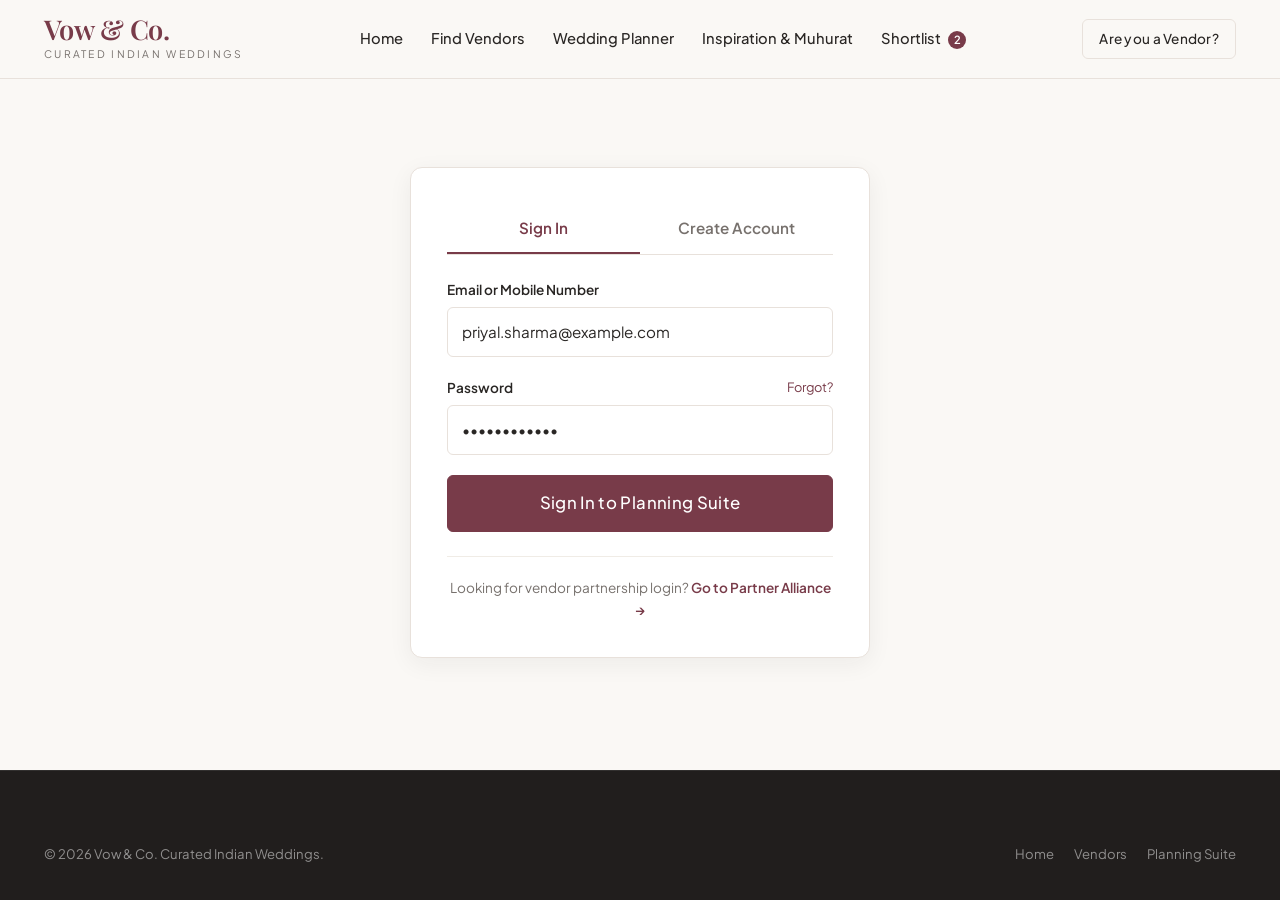
<file: pages/auth.html>
<!DOCTYPE html>
<html lang="en">
<head>
  <meta charset="UTF-8">
  <meta name="viewport" content="width=device-width, initial-scale=1.0">
  <title>Account Login &amp; Registration | Vow &amp; Co.</title>
  <meta name="description" content="Sign in to access your wedding shortlist, budget manager, and guest list synchronization.">
  
  <link rel="preconnect" href="https://fonts.googleapis.com">
  <link rel="preconnect" href="https://fonts.gstatic.com" crossorigin>
  <link href="https://fonts.googleapis.com/css2?family=Playfair+Display:ital,wght@0,400;0,500;0,600;0,700;1,400&family=Plus+Jakarta+Sans:wght@300;400;500;600;700&display=swap" rel="stylesheet">
  
  <link rel="stylesheet" href="../css/style.css">
  <style>
    .auth-card {
      max-width: 460px;
      margin: 40px auto;
      background: var(--color-surface);
      border: 1px solid var(--color-border);
      border-radius: var(--radius-medium);
      padding: 36px;
      box-shadow: var(--shadow-soft);
    }
    .auth-tabs {
      display: flex;
      border-bottom: 1px solid var(--color-border);
      margin-bottom: 24px;
    }
    .auth-tab {
      flex: 1;
      text-align: center;
      padding: 12px;
      font-weight: 600;
      font-size: 0.95rem;
      color: var(--color-text-muted);
      cursor: pointer;
      border-bottom: 2px solid transparent;
    }
    .auth-tab.active {
      color: var(--color-primary);
      border-bottom-color: var(--color-primary);
    }
  </style>
</head>
<body>

  <!-- Sticky Site Header -->
  <header class="site-header">
    <div class="container header-inner">
      <a href="../index.html" class="brand-logo">
        <span class="brand-name">Vow &amp; Co.</span>
        <span class="brand-tagline">Curated Indian Weddings</span>
      </a>

      <nav class="main-nav">
        <a href="../index.html" class="nav-link">Home</a>
        <a href="vendors.html" class="nav-link">Find Vendors</a>
        <a href="planner.html" class="nav-link">Wedding Planner</a>
        <a href="inspiration.html" class="nav-link">Inspiration &amp; Muhurat</a>
        <a href="shortlist.html" class="nav-link">
          Shortlist <span class="nav-badge shortlist-badge-count">0</span>
        </a>
      </nav>

      <div class="header-actions">
        <a href="onboarding.html" class="btn btn-outline btn-sm">Are you a Vendor?</a>
        <button class="menu-toggle" aria-label="Toggle navigation drawer">
          <svg width="24" height="24" viewBox="0 0 24 24" fill="none" stroke="currentColor" stroke-width="2"><path d="M4 6h16M4 12h16M4 18h16"/></svg>
        </button>
      </div>
    </div>
  </header>

  <main class="section-sm">
    <div class="container">
      <div class="auth-card">
        
        <div class="auth-tabs">
          <div class="auth-tab active" id="tab-login" onclick="switchAuth('login')">Sign In</div>
          <div class="auth-tab" id="tab-register" onclick="switchAuth('register')">Create Account</div>
        </div>

        <!-- Login Form -->
        <form id="form-login" onsubmit="handleAuthSubmit(event, 'login')">
          <div class="form-group">
            <label class="form-label">Email or Mobile Number</label>
            <input type="text" class="form-control" placeholder="priyal@example.com" value="priyal.sharma@example.com" required>
          </div>
          <div class="form-group">
            <div style="display: flex; justify-content: space-between;">
              <label class="form-label">Password</label>
              <a href="#" style="font-size: 0.8rem; color: var(--color-primary);" onclick="showToast('Password reset link sent to registered email', '✉'); return false;">Forgot?</a>
            </div>
            <input type="password" class="form-control" value="••••••••••••" required>
          </div>
          <button type="submit" class="btn btn-primary btn-block btn-lg" style="margin-top: 12px;">Sign In to Planning Suite</button>
        </form>

        <!-- Register Form -->
        <form id="form-register" style="display: none;" onsubmit="handleAuthSubmit(event, 'register')">
          <div class="form-group">
            <label class="form-label">Bride or Groom Name</label>
            <input type="text" class="form-control" placeholder="e.g. Priyal Sharma &amp; Siddharth" required>
          </div>
          <div class="form-group">
            <label class="form-label">Email Address</label>
            <input type="email" class="form-control" placeholder="name@domain.com" required>
          </div>
          <div class="form-group">
            <label class="form-label">Target Wedding Date</label>
            <input type="date" class="form-control" required>
          </div>
          <div class="form-group">
            <label class="form-label">Create Password</label>
            <input type="password" class="form-control" placeholder="Minimum 8 characters" required>
          </div>
          <button type="submit" class="btn btn-primary btn-block btn-lg" style="margin-top: 12px;">Create Couple Account</button>
        </form>

        <div style="margin-top: 24px; padding-top: 20px; border-top: 1px solid var(--color-border-light); text-align: center; font-size: 0.85rem; color: var(--color-text-muted);">
          Looking for vendor partnership login? <a href="onboarding.html" style="color: var(--color-primary); font-weight: 600;">Go to Partner Alliance &rarr;</a>
        </div>
      </div>
    </div>
  </main>

  <footer class="site-footer">
    <div class="container">
      <div class="footer-bottom" style="padding-top: 0; border: none;">
        <span>&copy; 2026 Vow &amp; Co. Curated Indian Weddings.</span>
        <div style="display: flex; gap: 20px;">
          <a href="../index.html">Home</a>
          <a href="vendors.html">Vendors</a>
          <a href="planner.html">Planning Suite</a>
        </div>
      </div>
    </div>
  </footer>

  <script src="../js/data.js"></script>
  <script src="../js/main.js"></script>
  <script>
    function switchAuth(type) {
      document.getElementById('tab-login').classList.toggle('active', type === 'login');
      document.getElementById('tab-register').classList.toggle('active', type === 'register');
      document.getElementById('form-login').style.display = type === 'login' ? 'block' : 'none';
      document.getElementById('form-register').style.display = type === 'register' ? 'block' : 'none';
    }

    function handleAuthSubmit(e, type) {
      e.preventDefault();
      showToast(type === 'login' ? 'Welcome back! Synced with your wedding plan.' : 'Account created! Redirecting to planning suite...', '★');
      setTimeout(() => {
        window.location.href = 'planner.html';
      }, 1000);
    }
  </script>
</body>
</html>
</file>
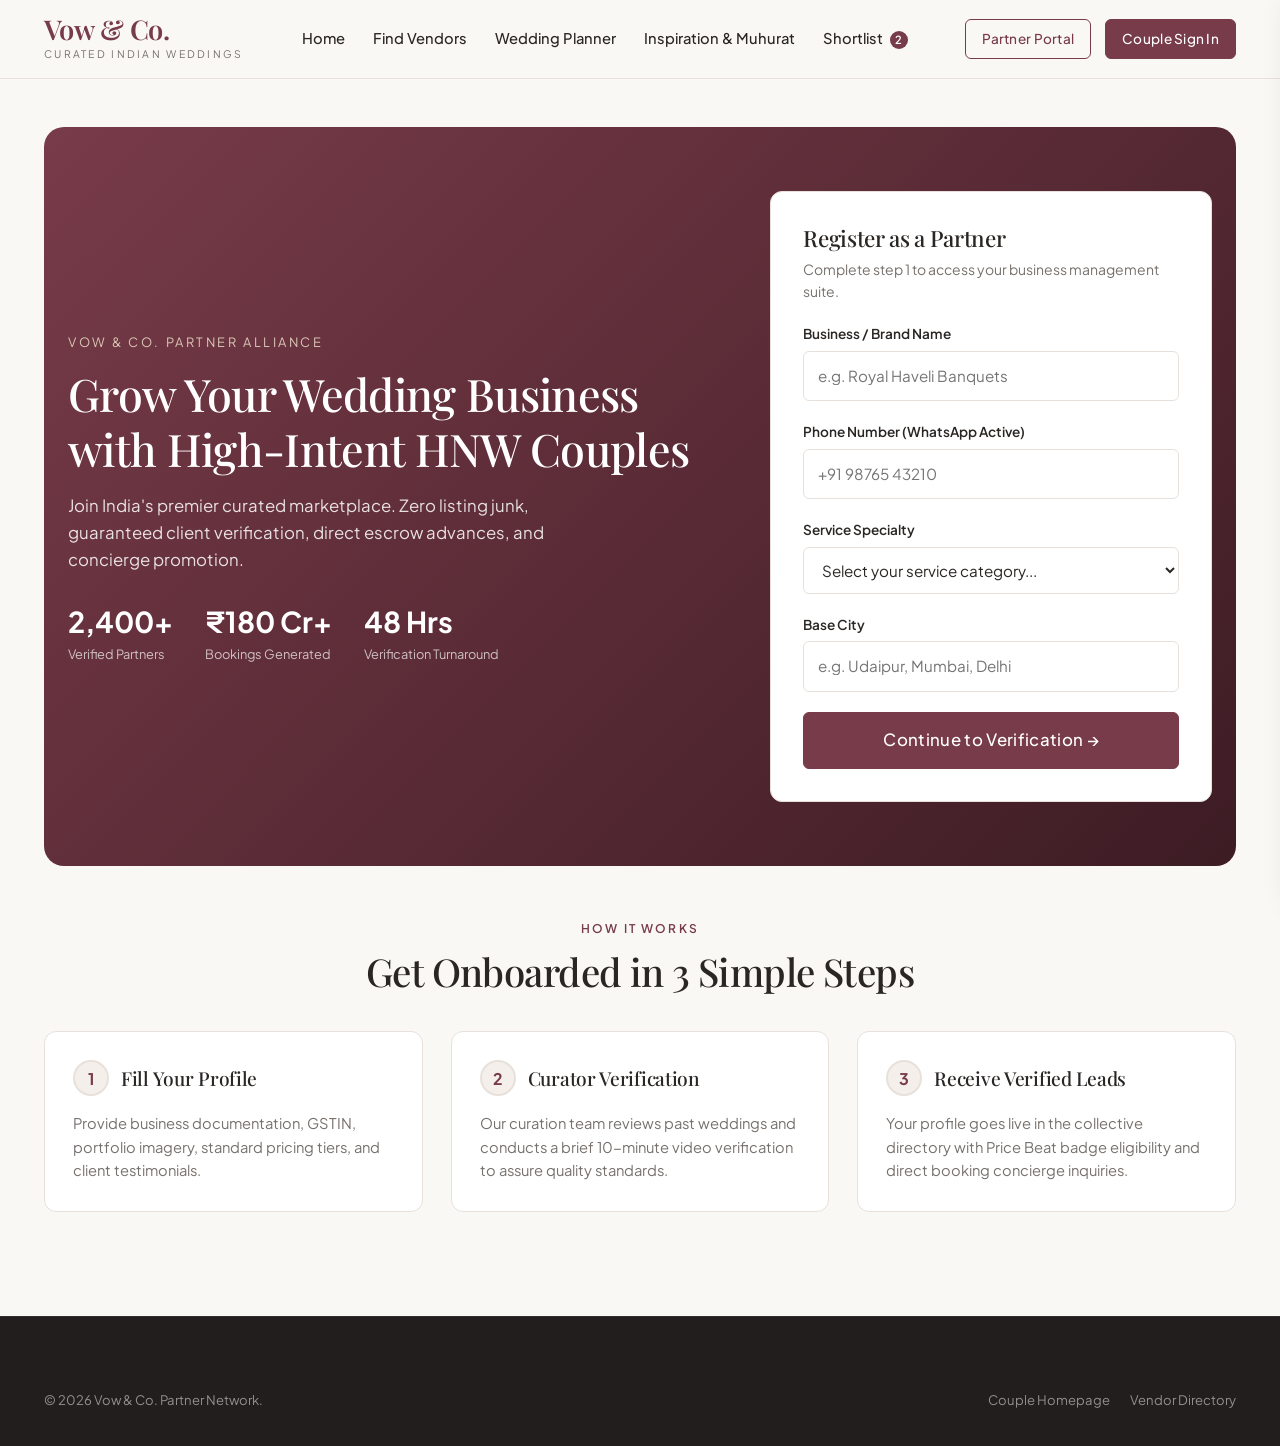
<file: pages/onboarding.html>
<!DOCTYPE html>
<html lang="en">
<head>
  <meta charset="UTF-8">
  <meta name="viewport" content="width=device-width, initial-scale=1.0">
  <title>Partner With Vow &amp; Co. | Vendor Onboarding &amp; Profile Portal</title>
  <meta name="description" content="Grow your wedding business with Vow & Co. Join over 2,400+ handpicked royal venues, photographers, and caterers across India.">
  
  <link rel="preconnect" href="https://fonts.googleapis.com">
  <link rel="preconnect" href="https://fonts.gstatic.com" crossorigin>
  <link href="https://fonts.googleapis.com/css2?family=Playfair+Display:ital,wght@0,400;0,500;0,600;0,700;1,400&family=Plus+Jakarta+Sans:wght@300;400;500;600;700&display=swap" rel="stylesheet">
  
  <link rel="stylesheet" href="../css/style.css">
  <style>
    .step-badge {
      width: 36px;
      height: 36px;
      border-radius: 50%;
      background: var(--color-surface-subtle);
      border: 2px solid var(--color-border);
      display: inline-flex;
      align-items: center;
      justify-content: center;
      font-weight: 700;
      color: var(--color-primary);
      margin-right: 12px;
    }
    .partner-hero {
      background: linear-gradient(135deg, #783B49 0%, #3D1C24 100%);
      color: #FFFFFF;
      padding: 64px 0;
      border-radius: var(--radius-large);
      margin-bottom: 48px;
    }
  </style>
</head>
<body>

  <!-- Sticky Site Header -->
  <header class="site-header">
    <div class="container header-inner">
      <a href="../index.html" class="brand-logo">
        <span class="brand-name">Vow &amp; Co.</span>
        <span class="brand-tagline">Curated Indian Weddings</span>
      </a>

      <nav class="main-nav">
        <a href="../index.html" class="nav-link">Home</a>
        <a href="vendors.html" class="nav-link">Find Vendors</a>
        <a href="planner.html" class="nav-link">Wedding Planner</a>
        <a href="inspiration.html" class="nav-link">Inspiration &amp; Muhurat</a>
        <a href="shortlist.html" class="nav-link">
          Shortlist <span class="nav-badge shortlist-badge-count">0</span>
        </a>
      </nav>

      <div class="header-actions">
        <a href="onboarding.html" class="btn btn-outline btn-sm active" style="border-color: var(--color-primary); color: var(--color-primary);">Partner Portal</a>
        <a href="auth.html" class="btn btn-primary btn-sm header-cta">Couple Sign In</a>
        <button class="menu-toggle" aria-label="Toggle navigation drawer">
          <svg width="24" height="24" viewBox="0 0 24 24" fill="none" stroke="currentColor" stroke-width="2"><path d="M4 6h16M4 12h16M4 18h16"/></svg>
        </button>
      </div>
    </div>
  </header>

  <!-- Mobile Drawer Menu -->
  <div class="drawer-backdrop"></div>
  <aside class="mobile-drawer">
    <div class="drawer-header">
      <span class="brand-name" style="font-size: 1.4rem;">Vow &amp; Co.</span>
      <button class="drawer-close" aria-label="Close menu">&times;</button>
    </div>
    <div class="drawer-links">
      <a href="../index.html" class="nav-link">Home</a>
      <a href="vendors.html" class="nav-link">Explore All Vendors</a>
      <a href="planner.html" class="nav-link">Checklist &amp; Budget Planner</a>
      <a href="inspiration.html" class="nav-link">Wedding Ideas &amp; Muhurats</a>
      <a href="onboarding.html" class="nav-link">Vendor Partnership</a>
    </div>
  </aside>

  <main class="section-sm">
    <div class="container">
      
      <!-- Partner Hero Banner (Reimagined from Screenshot 1 & 2) -->
      <div class="partner-hero">
        <div class="container" style="display: grid; grid-template-columns: 1.2fr 0.8fr; gap: 40px; align-items: center;">
          <div>
            <span style="font-size: 0.8rem; text-transform: uppercase; letter-spacing: 0.2em; color: var(--color-secondary);">Vow &amp; Co. Partner Alliance</span>
            <h1 style="color: #FFFFFF; margin: 12px 0 16px; font-size: clamp(2rem, 3.5vw, 2.9rem);">Grow Your Wedding Business with High-Intent HNW Couples</h1>
            <p style="color: rgba(255, 255, 255, 0.85); font-size: 1.05rem; line-height: 1.6; max-width: 520px; margin-bottom: 24px;">
              Join India's premier curated marketplace. Zero listing junk, guaranteed client verification, direct escrow advances, and concierge promotion.
            </p>
            <div style="display: flex; gap: 32px;">
              <div>
                <div style="font-size: 1.8rem; font-weight: 700; color: #FFFFFF;">2,400+</div>
                <div style="font-size: 0.8rem; color: rgba(255,255,255,0.7);">Verified Partners</div>
              </div>
              <div>
                <div style="font-size: 1.8rem; font-weight: 700; color: #FFFFFF;">₹180 Cr+</div>
                <div style="font-size: 0.8rem; color: rgba(255,255,255,0.7);">Bookings Generated</div>
              </div>
              <div>
                <div style="font-size: 1.8rem; font-weight: 700; color: #FFFFFF;">48 Hrs</div>
                <div style="font-size: 0.8rem; color: rgba(255,255,255,0.7);">Verification Turnaround</div>
              </div>
            </div>
          </div>

          <!-- Quick Onboarding Registration Form -->
          <div class="card" style="padding: 32px; background: #FFFFFF; color: var(--color-text);">
            <h3 style="font-size: 1.4rem; margin-bottom: 6px;">Register as a Partner</h3>
            <p class="text-muted text-sm" style="margin-bottom: 20px;">Complete step 1 to access your business management suite.</p>
            
            <form id="partner-register-form" onsubmit="handlePartnerRegister(event)">
              <div class="form-group">
                <label class="form-label">Business / Brand Name</label>
                <input type="text" id="p-name" class="form-control" placeholder="e.g. Royal Haveli Banquets" required>
              </div>
              <div class="form-group">
                <label class="form-label">Phone Number (WhatsApp Active)</label>
                <input type="tel" id="p-phone" class="form-control" placeholder="+91 98765 43210" required>
              </div>
              <div class="form-group">
                <label class="form-label">Service Specialty</label>
                <select id="p-cat" class="form-control" required>
                  <option value="">Select your service category...</option>
                  <option value="venues">Wedding Venue / Resort</option>
                  <option value="photographers">Photography &amp; Film</option>
                  <option value="bridal-wear">Bridal Wear / Groom Wear</option>
                  <option value="makeup">Bridal Makeup &amp; Hair</option>
                  <option value="catering">Catering &amp; Bar Services</option>
                  <option value="decor">Floral &amp; Mandap Decor</option>
                  <option value="mehendi">Mehendi Artist</option>
                </select>
              </div>
              <div class="form-group">
                <label class="form-label">Base City</label>
                <input type="text" id="p-city" class="form-control" placeholder="e.g. Udaipur, Mumbai, Delhi" required>
              </div>
              <button type="submit" class="btn btn-primary btn-block btn-lg" id="partner-reg-btn">
                Continue to Verification &rarr;
              </button>
            </form>
          </div>
        </div>
      </div>

      <!-- 3 Easy Steps Process (Direct Reference to Screenshot #1) -->
      <div style="margin-bottom: 56px;">
        <div class="text-center" style="margin-bottom: 36px;">
          <span class="eyebrow">How It Works</span>
          <h2>Get Onboarded in 3 Simple Steps</h2>
        </div>

        <div class="grid-3">
          <div class="card" style="padding: 28px;">
            <div style="display: flex; align-items: center; margin-bottom: 16px;">
              <span class="step-badge">1</span>
              <h3 style="font-size: 1.2rem;">Fill Your Profile</h3>
            </div>
            <p class="text-muted" style="font-size: 0.92rem;">
              Provide business documentation, GSTIN, portfolio imagery, standard pricing tiers, and client testimonials.
            </p>
          </div>

          <div class="card" style="padding: 28px;">
            <div style="display: flex; align-items: center; margin-bottom: 16px;">
              <span class="step-badge">2</span>
              <h3 style="font-size: 1.2rem;">Curator Verification</h3>
            </div>
            <p class="text-muted" style="font-size: 0.92rem;">
              Our curation team reviews past weddings and conducts a brief 10-minute video verification to assure quality standards.
            </p>
          </div>

          <div class="card" style="padding: 28px;">
            <div style="display: flex; align-items: center; margin-bottom: 16px;">
              <span class="step-badge">3</span>
              <h3 style="font-size: 1.2rem;">Receive Verified Leads</h3>
            </div>
            <p class="text-muted" style="font-size: 0.92rem;">
              Your profile goes live in the collective directory with Price Beat badge eligibility and direct booking concierge inquiries.
            </p>
          </div>
        </div>
      </div>

      <!-- Vendor Live Profile Management Demo -->
      <div id="vendor-dashboard-preview" style="display: none; background: var(--color-surface); border: 1px solid var(--color-border); border-radius: var(--radius-medium); padding: 36px; margin-bottom: 48px;">
        <div style="display: flex; justify-content: space-between; align-items: center; margin-bottom: 24px; padding-bottom: 16px; border-bottom: 1px solid var(--color-border-light); flex-wrap: wrap; gap: 14px;">
          <div>
            <span class="badge-auspicious" style="margin-bottom: 6px; display: inline-block;">✓ Application Received</span>
            <h2 id="dash-business-name" style="margin: 0; font-size: 1.7rem;">Your Business Dashboard</h2>
            <span id="dash-category-city" class="text-muted text-sm">Wedding Partner Profile</span>
          </div>
          <button class="btn btn-outline btn-sm" onclick="showToast('Profile draft saved to local sandbox', '✓')">Save Draft Profile</button>
        </div>

        <div class="grid-3" style="margin-bottom: 28px;">
          <div class="budget-stat">
            <div class="budget-stat-label">Inquiries Received (Demo)</div>
            <div class="budget-stat-val" style="color: var(--color-primary);">14 New</div>
          </div>
          <div class="budget-stat">
            <div class="budget-stat-label">Profile Views This Week</div>
            <div class="budget-stat-val">382</div>
          </div>
          <div class="budget-stat">
            <div class="budget-stat-label">Escrow Payout Status</div>
            <div class="budget-stat-val" style="color: var(--color-success);">Active</div>
          </div>
        </div>

        <div class="card" style="padding: 20px;">
          <h4 style="margin-bottom: 12px;">Active Client Inquiries Pipeline</h4>
          <div style="overflow-x: auto;">
            <table class="guest-table">
              <thead>
                <tr>
                  <th>Client</th>
                  <th>Wedding Date</th>
                  <th>Ceremony Scope</th>
                  <th>Estimated Budget</th>
                  <th>Action</th>
                </tr>
              </thead>
              <tbody>
                <tr>
                  <td><strong>Radhika &amp; Kunal</strong><br><span class="text-muted text-sm">+91 98200 45678</span></td>
                  <td>21 Nov 2026</td>
                  <td>Sangeet &amp; Wedding Pheras (400 Guests)</td>
                  <td>₹12,50,000</td>
                  <td><button class="btn btn-secondary btn-sm" onclick="showToast('Connected with couple via WhatsApp Concierge', '✓')">Contact</button></td>
                </tr>
                <tr>
                  <td><strong>Ananya &amp; Sahil</strong><br><span class="text-muted text-sm">+91 99100 87654</span></td>
                  <td>04 Dec 2026</td>
                  <td>Destination Royal Reception (600 Guests)</td>
                  <td>₹28,00,000</td>
                  <td><button class="btn btn-secondary btn-sm" onclick="showToast('Quote sent to couple dashboard', '✓')">Send Quote</button></td>
                </tr>
              </tbody>
            </table>
          </div>
        </div>
      </div>

    </div>
  </main>

  <footer class="site-footer">
    <div class="container">
      <div class="footer-bottom" style="padding-top: 0; border: none;">
        <span>&copy; 2026 Vow &amp; Co. Partner Network.</span>
        <div style="display: flex; gap: 20px;">
          <a href="../index.html">Couple Homepage</a>
          <a href="vendors.html">Vendor Directory</a>
        </div>
      </div>
    </div>
  </footer>

  <script src="../js/data.js"></script>
  <script src="../js/main.js"></script>
  <script>
    function handlePartnerRegister(e) {
      e.preventDefault();
      const name = document.getElementById('p-name').value;
      const cat = document.getElementById('p-cat').options[document.getElementById('p-cat').selectedIndex].text;
      const city = document.getElementById('p-city').value;

      const btn = document.getElementById('partner-reg-btn');
      btn.textContent = 'Setting up Partner Portal...';
      btn.disabled = true;

      setTimeout(() => {
        btn.textContent = 'Application Submitted';
        showToast('Registration successful! Welcome to the Partner Suite.', '★');
        
        document.getElementById('dash-business-name').textContent = name;
        document.getElementById('dash-category-city').textContent = `${cat} • ${city}`;
        document.getElementById('vendor-dashboard-preview').style.display = 'block';
        document.getElementById('vendor-dashboard-preview').scrollIntoView({ behavior: 'smooth' });
      }, 800);
    }
  </script>
</body>
</html>
</file>
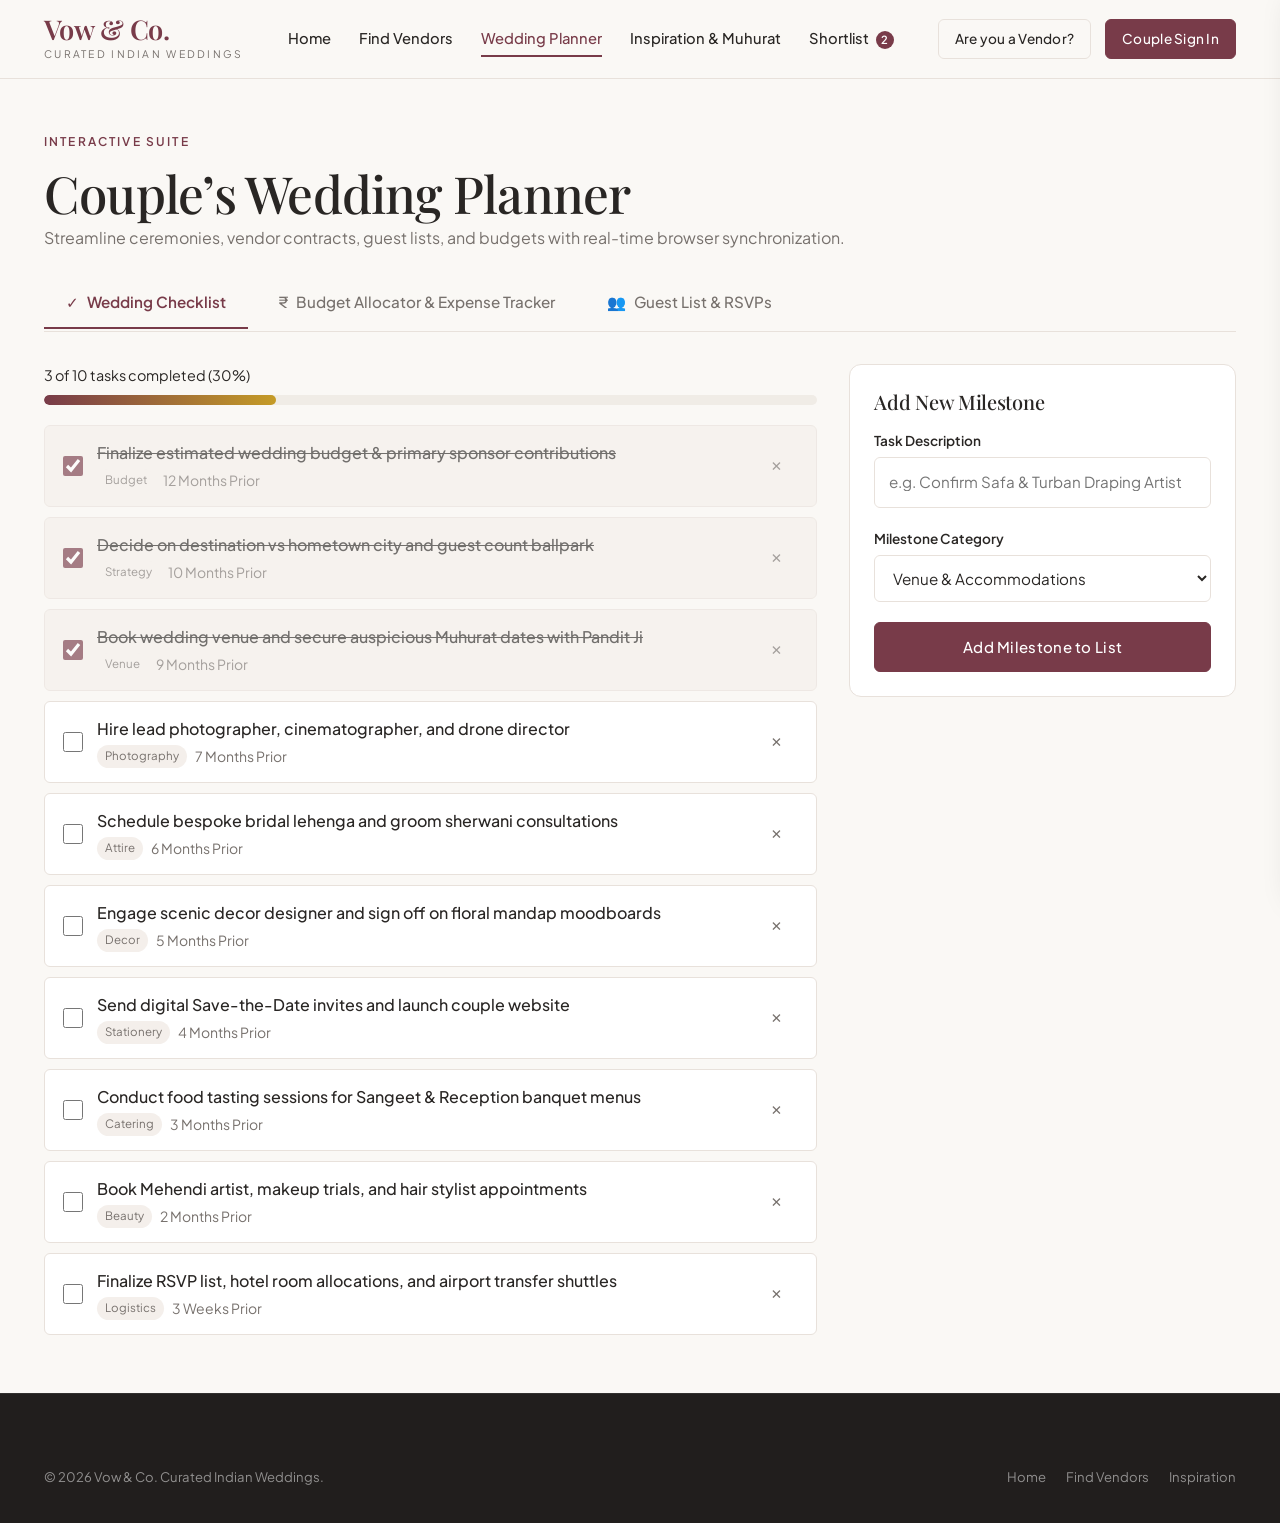
<file: pages/planner.html>
<!DOCTYPE html>
<html lang="en">
<head>
  <meta charset="UTF-8">
  <meta name="viewport" content="width=device-width, initial-scale=1.0">
  <title>Wedding Planning Suite | Checklist, Budget &amp; Guests | Vow &amp; Co.</title>
  <meta name="description" content="Manage your Indian wedding checklist, auto-calculating budget allocations, and guest list RSVP status in one cohesive suite.">
  
  <link rel="preconnect" href="https://fonts.googleapis.com">
  <link rel="preconnect" href="https://fonts.gstatic.com" crossorigin>
  <link href="https://fonts.googleapis.com/css2?family=Playfair+Display:ital,wght@0,400;0,500;0,600;0,700;1,400&family=Plus+Jakarta+Sans:wght@300;400;500;600;700&display=swap" rel="stylesheet">
  
  <link rel="stylesheet" href="../css/style.css">
</head>
<body>

  <!-- Sticky Site Header -->
  <header class="site-header">
    <div class="container header-inner">
      <a href="../index.html" class="brand-logo">
        <span class="brand-name">Vow &amp; Co.</span>
        <span class="brand-tagline">Curated Indian Weddings</span>
      </a>

      <nav class="main-nav">
        <a href="../index.html" class="nav-link">Home</a>
        <a href="vendors.html" class="nav-link">Find Vendors</a>
        <a href="planner.html" class="nav-link active">Wedding Planner</a>
        <a href="inspiration.html" class="nav-link">Inspiration &amp; Muhurat</a>
        <a href="shortlist.html" class="nav-link">
          Shortlist <span class="nav-badge shortlist-badge-count">0</span>
        </a>
      </nav>

      <div class="header-actions">
        <a href="onboarding.html" class="btn btn-outline btn-sm">Are you a Vendor?</a>
        <a href="auth.html" class="btn btn-primary btn-sm header-cta">Couple Sign In</a>
        <button class="menu-toggle" aria-label="Toggle navigation drawer">
          <svg width="24" height="24" viewBox="0 0 24 24" fill="none" stroke="currentColor" stroke-width="2"><path d="M4 6h16M4 12h16M4 18h16"/></svg>
        </button>
      </div>
    </div>
  </header>

  <!-- Mobile Drawer Menu -->
  <div class="drawer-backdrop"></div>
  <aside class="mobile-drawer">
    <div class="drawer-header">
      <span class="brand-name" style="font-size: 1.4rem;">Vow &amp; Co.</span>
      <button class="drawer-close" aria-label="Close menu">&times;</button>
    </div>
    <div class="drawer-links">
      <a href="../index.html" class="nav-link">Home</a>
      <a href="vendors.html" class="nav-link">Explore All Vendors</a>
      <a href="planner.html" class="nav-link active">Checklist &amp; Budget Planner</a>
      <a href="inspiration.html" class="nav-link">Wedding Ideas &amp; Muhurats</a>
      <a href="shortlist.html" class="nav-link">Saved Shortlist (<span class="shortlist-badge-count">0</span>)</a>
    </div>
  </aside>

  <main class="section-sm">
    <div class="container">
      
      <!-- Page Header -->
      <div style="margin-bottom: 28px;">
        <span class="eyebrow">Interactive Suite</span>
        <h1>Couple’s Wedding Planner</h1>
        <p class="text-muted">Streamline ceremonies, vendor contracts, guest lists, and budgets with real-time browser synchronization.</p>
      </div>

      <!-- Navigation Tabs -->
      <div class="planner-tabs">
        <button class="planner-tab-btn active" data-tab="checklist">
          <span>✓</span> Wedding Checklist
        </button>
        <button class="planner-tab-btn" data-tab="budget">
          <span>₹</span> Budget Allocator &amp; Expense Tracker
        </button>
        <button class="planner-tab-btn" data-tab="guests">
          <span>👥</span> Guest List &amp; RSVPs
        </button>
      </div>

      <!-- PANE 1: WEDDING CHECKLIST -->
      <div class="planner-content-pane active" id="pane-checklist">
        <div style="display: grid; grid-template-columns: 2fr 1fr; gap: 32px; align-items: start;">
          <div>
            <!-- Progress Status -->
            <div style="margin-bottom: 20px;">
              <div style="display: flex; justify-content: space-between; font-size: 0.9rem; margin-bottom: 8px;">
                <span id="checklist-progress-text">Calculating milestones...</span>
              </div>
              <div class="progress-track">
                <div class="progress-fill" id="checklist-progress-bar" style="width: 30%;"></div>
              </div>
            </div>

            <!-- Tasks List -->
            <div id="checklist-container">
              <!-- Rendered by js/planner.js -->
            </div>
          </div>

          <!-- Add Task Sidebar Card -->
          <div class="card" style="padding: 24px;">
            <h3 style="font-size: 1.25rem; margin-bottom: 16px;">Add New Milestone</h3>
            <form id="add-task-form">
              <div class="form-group">
                <label class="form-label">Task Description</label>
                <input type="text" id="new-task-input" class="form-control" placeholder="e.g. Confirm Safa &amp; Turban Draping Artist" required>
              </div>
              <div class="form-group">
                <label class="form-label">Milestone Category</label>
                <select id="new-task-cat" class="form-control">
                  <option value="Venue &amp; Stay">Venue &amp; Accommodations</option>
                  <option value="Photography">Photography &amp; Film</option>
                  <option value="Attire &amp; Jewelry">Attire &amp; Jewelry</option>
                  <option value="Catering &amp; Bar">Catering &amp; Bar</option>
                  <option value="Rituals &amp; Puja">Rituals &amp; Puja</option>
                  <option value="Logistics">Logistics &amp; Travel</option>
                </select>
              </div>
              <button type="submit" class="btn btn-primary btn-block">Add Milestone to List</button>
            </form>
          </div>
        </div>
      </div>

      <!-- PANE 2: BUDGET ALLOCATOR & EXPENSE TRACKER -->
      <div class="planner-content-pane" id="pane-budget">
        <!-- Budget Stats Summary -->
        <div class="budget-summary-card">
          <div class="budget-stats-row">
            <div class="budget-stat">
              <div class="budget-stat-label">Total Wedding Budget</div>
              <div class="budget-stat-val" id="stat-budget-total">₹0</div>
            </div>
            <div class="budget-stat">
              <div class="budget-stat-label">Allocated to Categories</div>
              <div class="budget-stat-val" id="stat-budget-allocated">₹0</div>
            </div>
            <div class="budget-stat">
              <div class="budget-stat-label">Actual Spent / Paid</div>
              <div class="budget-stat-val" id="stat-budget-spent">₹0</div>
            </div>
            <div class="budget-stat">
              <div class="budget-stat-label">Remaining Safe Balance</div>
              <div class="budget-stat-val" id="stat-budget-remaining">₹0</div>
            </div>
          </div>

          <div style="margin-bottom: 12px; display: flex; justify-content: space-between; font-size: 0.85rem; color: var(--color-text-muted);">
            <span>Overall Expenditure Burn</span>
            <span>Target: Within Budget</span>
          </div>
          <div class="progress-track" style="height: 12px;">
            <div class="progress-fill" id="budget-progress-fill" style="width: 0%;"></div>
          </div>
        </div>

        <div style="display: grid; grid-template-columns: 2fr 1fr; gap: 32px; align-items: start;">
          <div>
            <div style="display: flex; justify-content: space-between; align-items: center; margin-bottom: 16px;">
              <h3 style="font-size: 1.3rem;">Category Breakdown</h3>
              <span class="text-muted text-sm">Values update automatically</span>
            </div>
            <div id="budget-categories-list">
              <!-- Rendered by js/planner.js -->
            </div>
          </div>

          <div>
            <!-- Master Budget Setter -->
            <div class="card" style="padding: 24px; margin-bottom: 24px;">
              <h4 style="margin-bottom: 12px;">Set Target Master Budget</h4>
              <p class="text-muted text-sm" style="margin-bottom: 14px;">Adjust your global wedding budget ceiling in Indian Rupees.</p>
              <div class="form-group">
                <input type="number" id="total-budget-input" class="form-control" step="50000">
              </div>
            </div>

            <!-- Add Category -->
            <div class="card" style="padding: 24px;">
              <h4 style="margin-bottom: 12px;">Add Spending Category</h4>
              <form id="add-budget-cat-form">
                <div class="form-group">
                  <label class="form-label">Category Name</label>
                  <input type="text" id="new-bcat-name" class="form-control" placeholder="e.g. Sangeet Artist Performance" required>
                </div>
                <div class="form-group">
                  <label class="form-label">Initial Allocation (₹)</label>
                  <input type="number" id="new-bcat-alloc" class="form-control" placeholder="e.g. 250000" required>
                </div>
                <button type="submit" class="btn btn-primary btn-block">Add Category</button>
              </form>
            </div>
          </div>
        </div>
      </div>

      <!-- PANE 3: GUEST LIST & RSVP MANAGER -->
      <div class="planner-content-pane" id="pane-guests">
        <div style="display: grid; grid-template-columns: 2.2fr 1fr; gap: 32px; align-items: start;">
          <div>
            <!-- Filter & Search Toolbar -->
            <div class="filter-bar" style="margin-bottom: 20px; padding: 14px 18px;">
              <div style="flex: 1; min-width: 200px; display: flex; align-items: center; gap: 8px;">
                <svg width="18" height="18" fill="none" stroke="currentColor" stroke-width="2" viewBox="0 0 24 24"><circle cx="11" cy="11" r="8"></circle><path d="m21 21-4.35-4.35"></path></svg>
                <input type="text" id="guest-search-input" placeholder="Search family name or relation..." style="border: none; background: transparent; width: 100%; outline: none;">
              </div>
              <div>
                <select id="guest-filter-side" class="form-control" style="width: auto; padding: 6px 12px; font-size: 0.88rem;">
                  <option value="">All Family Sides</option>
                  <option value="Bride">Bride’s Side</option>
                  <option value="Groom">Groom’s Side</option>
                </select>
              </div>
            </div>

            <div id="guest-stats-summary" class="text-muted text-sm" style="margin-bottom: 12px;"></div>

            <!-- Guests Table -->
            <div class="guest-table-wrap">
              <table class="guest-table">
                <thead>
                  <tr>
                    <th>Family / Invitee</th>
                    <th>Side</th>
                    <th>Seats</th>
                    <th>RSVP Status</th>
                    <th>Dietary Note</th>
                    <th></th>
                  </tr>
                </thead>
                <tbody id="guest-table-body">
                  <!-- Rendered by js/planner.js -->
                </tbody>
              </table>
            </div>
          </div>

          <!-- Add Guest Form -->
          <div class="card" style="padding: 24px;">
            <h3 style="font-size: 1.25rem; margin-bottom: 16px;">Add Invitee</h3>
            <form id="add-guest-form">
              <div class="form-group">
                <label class="form-label">Primary Guest / Family Name</label>
                <input type="text" id="g-name" class="form-control" placeholder="e.g. Mr. &amp; Mrs. Singhania" required>
              </div>
              <div class="form-group">
                <label class="form-label">Relation / Group</label>
                <input type="text" id="g-rel" class="form-control" placeholder="e.g. Groom’s School Best Friend" required>
              </div>
              <div style="display: grid; grid-template-columns: 1fr 1fr; gap: 12px;">
                <div class="form-group">
                  <label class="form-label">Side</label>
                  <select id="g-side" class="form-control">
                    <option value="Bride">Bride</option>
                    <option value="Groom">Groom</option>
                  </select>
                </div>
                <div class="form-group">
                  <label class="form-label">Seats / Count</label>
                  <input type="number" id="g-count" class="form-control" value="2" min="1" max="20" required>
                </div>
              </div>
              <div class="form-group">
                <label class="form-label">Dietary Preference</label>
                <select id="g-diet" class="form-control">
                  <option value="Pure Vegetarian">Pure Vegetarian</option>
                  <option value="Jain (No Root Veg)">Jain (No Root Veg)</option>
                  <option value="Non-Vegetarian">Non-Vegetarian</option>
                  <option value="Vegan / Gluten-Free">Vegan / Gluten-Free</option>
                </select>
              </div>
              <button type="submit" class="btn btn-primary btn-block">Add to Guest Registry</button>
            </form>
          </div>
        </div>
      </div>

    </div>
  </main>

  <footer class="site-footer">
    <div class="container">
      <div class="footer-bottom" style="padding-top: 0; border: none;">
        <span>&copy; 2026 Vow &amp; Co. Curated Indian Weddings.</span>
        <div style="display: flex; gap: 20px;">
          <a href="../index.html">Home</a>
          <a href="vendors.html">Find Vendors</a>
          <a href="inspiration.html">Inspiration</a>
        </div>
      </div>
    </div>
  </footer>

  <script src="../js/data.js"></script>
  <script src="../js/main.js"></script>
  <script src="../js/planner.js"></script>
</body>
</html>
</file>
<file: css/style.css>
/* ==========================================================================
   VOW & CO. - PREMIUM INDIAN WEDDING MARKETPLACE
   Design System & Global Variables
   ========================================================================== */

:root {
  /* Brand colors */
  --color-primary: #783B49;            /* Regal Muted Burgundy / Deep Rose */
  --color-primary-hover: #5F2C38;      /* Deep Wine */
  --color-secondary: #D9C7B5;          /* Warm Champagne / Raw Silk */
  --color-accent: #C59B27;             /* Muted Antique Gold */
  --color-accent-soft: #F6F1EA;        /* Soft Linen */

  /* Surfaces */
  --color-background: #FAF8F5;         /* Warm Ivory Paper */
  --color-surface: #FFFFFF;            /* Pure Crisp Card Surface */
  --color-surface-subtle: #F4EFEB;     /* Editorial Cream Tint */
  --color-text: #292624;               /* Charcoal Ink */
  --color-text-muted: #77716D;         /* Soft Umber */
  --color-border: #E8E1DB;             /* Warm Muted Border */
  --color-border-light: #F0ECE6;

  /* Status */
  --color-success: #34745A;            /* Forest Sage */
  --color-error: #B33D3D;              /* Terracotta Crimson */
  --color-warning: #C9822C;            /* Saffron Warmth */
  --color-info: #466C8C;

  /* Typography */
  --font-heading: 'Playfair Display', "Georgia", serif;
  --font-body: 'Plus Jakarta Sans', system-ui, -apple-system, BlinkMacSystemFont, "Segoe UI", Roboto, sans-serif;
  --font-accent: 'Cinzel', "Times New Roman", serif;

  /* Layout */
  --container-width: 1240px;
  --container-narrow: 920px;
  --section-spacing: 88px;
  --section-spacing-sm: 48px;

  /* Components & Tokens */
  --radius-small: 6px;
  --radius-medium: 12px;
  --radius-large: 20px;
  --radius-pill: 9999px;
  --shadow-soft: 0 6px 24px rgba(41, 38, 36, 0.06);
  --shadow-hover: 0 16px 36px rgba(41, 38, 36, 0.12);
  --shadow-drawer: -6px 0 30px rgba(0, 0, 0, 0.15);
  --transition-smooth: all 0.28s cubic-bezier(0.16, 1, 0.3, 1);
}

/* ==========================================================================
   CSS Reset & Base Standards
   ========================================================================== */

*, *::before, *::after {
  box-sizing: border-box;
  margin: 0;
  padding: 0;
}

html {
  font-size: 16px;
  scroll-behavior: smooth;
  -webkit-font-smoothing: antialiased;
  -moz-osx-font-smoothing: grayscale;
}

body {
  font-family: var(--font-body);
  background-color: var(--color-background);
  color: var(--color-text);
  line-height: 1.6;
  min-height: 100vh;
  display: flex;
  flex-direction: column;
  overflow-x: hidden;
}

img {
  max-width: 100%;
  height: auto;
  display: block;
  object-fit: cover;
}

a {
  color: inherit;
  text-decoration: none;
  transition: var(--transition-smooth);
}

button, input, select, textarea {
  font: inherit;
  color: inherit;
}

button {
  background: none;
  border: none;
  cursor: pointer;
}

ul, ol {
  list-style: none;
}

/* ==========================================================================
   Typography Hierarchy
   ========================================================================== */

h1, h2, h3, h4, h5, h6 {
  font-family: var(--font-heading);
  color: var(--color-text);
  font-weight: 500;
  line-height: 1.25;
  letter-spacing: -0.015em;
}

h1 {
  font-size: clamp(2.2rem, 4vw, 3.5rem);
}

h2 {
  font-size: clamp(1.75rem, 3vw, 2.4rem);
}

h3 {
  font-size: clamp(1.25rem, 2vw, 1.6rem);
}

h4 {
  font-size: 1.15rem;
}

.eyebrow {
  font-family: var(--font-body);
  font-size: 0.75rem;
  letter-spacing: 0.18em;
  text-transform: uppercase;
  color: var(--color-primary);
  font-weight: 600;
  display: inline-block;
  margin-bottom: 0.6rem;
}

.lead {
  font-size: 1.125rem;
  color: var(--color-text-muted);
  line-height: 1.7;
}

.text-muted {
  color: var(--color-text-muted);
}

.text-sm {
  font-size: 0.875rem;
}

.text-center {
  text-align: center;
}

/* ==========================================================================
   Layout Containers & Spacing
   ========================================================================== */

.container {
  width: 100%;
  max-width: var(--container-width);
  margin-left: auto;
  margin-right: auto;
  padding-left: 24px;
  padding-right: 24px;
}

.container-narrow {
  max-width: var(--container-narrow);
}

.section {
  padding-top: var(--section-spacing);
  padding-bottom: var(--section-spacing);
}

.section-sm {
  padding-top: var(--section-spacing-sm);
  padding-bottom: var(--section-spacing-sm);
}

.section-header {
  margin-bottom: 40px;
}

.section-header.flex-between {
  display: flex;
  align-items: flex-end;
  justify-content: space-between;
  gap: 20px;
  flex-wrap: wrap;
}

.section-title {
  position: relative;
}

.section-subtitle {
  color: var(--color-text-muted);
  margin-top: 6px;
  font-size: 1rem;
}

/* ==========================================================================
   Button Components
   ========================================================================== */

.btn {
  display: inline-flex;
  align-items: center;
  justify-content: center;
  gap: 8px;
  padding: 12px 26px;
  border-radius: var(--radius-small);
  font-size: 0.935rem;
  font-weight: 500;
  letter-spacing: 0.02em;
  transition: var(--transition-smooth);
  cursor: pointer;
  white-space: nowrap;
  text-align: center;
}

.btn-primary {
  background-color: var(--color-primary);
  color: #FFFFFF;
  border: 1px solid var(--color-primary);
}

.btn-primary:hover {
  background-color: var(--color-primary-hover);
  border-color: var(--color-primary-hover);
  transform: translateY(-1px);
  box-shadow: 0 4px 14px rgba(120, 59, 73, 0.25);
}

.btn-secondary {
  background-color: transparent;
  color: var(--color-primary);
  border: 1px solid var(--color-primary);
}

.btn-secondary:hover {
  background-color: rgba(120, 59, 73, 0.05);
  color: var(--color-primary-hover);
}

.btn-outline {
  background-color: transparent;
  color: var(--color-text);
  border: 1px solid var(--color-border);
}

.btn-outline:hover {
  border-color: var(--color-text);
  background-color: var(--color-surface);
}

.btn-ghost {
  background: transparent;
  color: var(--color-text);
  padding: 8px 14px;
}

.btn-ghost:hover {
  color: var(--color-primary);
}

.btn-sm {
  padding: 8px 16px;
  font-size: 0.85rem;
}

.btn-lg {
  padding: 14px 32px;
  font-size: 1.05rem;
}

.btn-block {
  display: flex;
  width: 100%;
}

.btn-gold {
  background: linear-gradient(135deg, #C59B27 0%, #A67D15 100%);
  color: #FFFFFF;
  border: none;
}

.btn-gold:hover {
  filter: brightness(1.08);
  box-shadow: 0 4px 16px rgba(197, 155, 39, 0.3);
}

/* ==========================================================================
   Header & Navigation
   ========================================================================== */

.topbar {
  background-color: var(--color-primary);
  color: rgba(255, 255, 255, 0.92);
  font-size: 0.8rem;
  padding: 7px 0;
  text-align: center;
  letter-spacing: 0.04em;
}

.topbar a {
  color: #FFFFFF;
  text-decoration: underline;
  margin-left: 6px;
  font-weight: 500;
}

.site-header {
  position: sticky;
  top: 0;
  z-index: 1000;
  background-color: rgba(250, 248, 245, 0.96);
  backdrop-filter: blur(12px);
  -webkit-backdrop-filter: blur(12px);
  border-bottom: 1px solid var(--color-border);
  transition: var(--transition-smooth);
}

.header-inner {
  display: flex;
  align-items: center;
  justify-content: space-between;
  height: 78px;
  gap: 24px;
}

.brand-logo {
  display: flex;
  flex-direction: column;
  text-decoration: none;
}

.brand-name {
  font-family: var(--font-heading);
  font-size: 1.7rem;
  font-weight: 600;
  color: var(--color-primary);
  letter-spacing: -0.02em;
  line-height: 1;
}

.brand-tagline {
  font-size: 0.65rem;
  letter-spacing: 0.22em;
  text-transform: uppercase;
  color: var(--color-text-muted);
  margin-top: 3px;
}

.main-nav {
  display: flex;
  align-items: center;
  gap: 28px;
}

.nav-link {
  font-size: 0.92rem;
  font-weight: 500;
  color: var(--color-text);
  position: relative;
  padding: 6px 0;
}

.nav-link:hover, .nav-link.active {
  color: var(--color-primary);
}

.nav-link.active::after {
  content: '';
  position: absolute;
  bottom: 0;
  left: 0;
  width: 100%;
  height: 2px;
  background-color: var(--color-primary);
}

.nav-badge {
  display: inline-flex;
  align-items: center;
  justify-content: center;
  min-width: 18px;
  height: 18px;
  padding: 0 5px;
  font-size: 0.7rem;
  background-color: var(--color-primary);
  color: #FFFFFF;
  border-radius: var(--radius-pill);
  margin-left: 4px;
  font-weight: 600;
}

.header-actions {
  display: flex;
  align-items: center;
  gap: 14px;
}

.menu-toggle {
  display: none;
  font-size: 1.4rem;
  color: var(--color-text);
  padding: 6px;
}

/* Mobile drawer navigation */
.mobile-drawer {
  position: fixed;
  top: 0;
  right: -320px;
  width: 300px;
  height: 100vh;
  background: var(--color-surface);
  z-index: 1200;
  box-shadow: var(--shadow-drawer);
  transition: right 0.35s cubic-bezier(0.16, 1, 0.3, 1);
  padding: 28px 24px;
  display: flex;
  flex-direction: column;
  overflow-y: auto;
}

.mobile-drawer.open {
  right: 0;
}

.drawer-header {
  display: flex;
  align-items: center;
  justify-content: space-between;
  margin-bottom: 28px;
  padding-bottom: 16px;
  border-bottom: 1px solid var(--color-border);
}

.drawer-close {
  font-size: 1.5rem;
  color: var(--color-text-muted);
}

.drawer-links {
  display: flex;
  flex-direction: column;
  gap: 16px;
}

.drawer-links .nav-link {
  font-size: 1.05rem;
  padding: 8px 0;
}

.drawer-backdrop {
  position: fixed;
  inset: 0;
  background: rgba(0, 0, 0, 0.4);
  z-index: 1150;
  opacity: 0;
  pointer-events: none;
  transition: opacity 0.3s ease;
}

.drawer-backdrop.active {
  opacity: 1;
  pointer-events: auto;
}

/* ==========================================================================
   Cards & Surfaces
   ========================================================================== */

.card {
  background-color: var(--color-surface);
  border: 1px solid var(--color-border);
  border-radius: var(--radius-medium);
  overflow: hidden;
  transition: var(--transition-smooth);
}

.card:hover {
  transform: translateY(-3px);
  box-shadow: var(--shadow-hover);
  border-color: rgba(120, 59, 73, 0.2);
}

.card-img-wrap {
  position: relative;
  overflow: hidden;
  aspect-ratio: 16 / 10;
  background-color: #E2DBD4;
}

.card-img-wrap img {
  width: 100%;
  height: 100%;
  object-fit: cover;
  transition: transform 0.6s cubic-bezier(0.16, 1, 0.3, 1);
}

.card:hover .card-img-wrap img {
  transform: scale(1.04);
}

.card-badge {
  position: absolute;
  top: 14px;
  left: 14px;
  background: rgba(255, 255, 255, 0.94);
  backdrop-filter: blur(6px);
  padding: 4px 10px;
  border-radius: var(--radius-small);
  font-size: 0.72rem;
  font-weight: 600;
  letter-spacing: 0.05em;
  text-transform: uppercase;
  color: var(--color-primary);
}

.card-save-btn {
  position: absolute;
  top: 12px;
  right: 12px;
  width: 36px;
  height: 36px;
  border-radius: 50%;
  background: rgba(255, 255, 255, 0.9);
  backdrop-filter: blur(4px);
  display: flex;
  align-items: center;
  justify-content: center;
  color: var(--color-text-muted);
  transition: var(--transition-smooth);
  box-shadow: 0 2px 8px rgba(0, 0, 0, 0.1);
}

.card-save-btn:hover {
  color: var(--color-primary);
  background: #FFFFFF;
  transform: scale(1.1);
}

.card-save-btn.saved {
  color: var(--color-primary);
  background: #FFFFFF;
}

.card-body {
  padding: 20px 22px;
}

.card-meta {
  display: flex;
  align-items: center;
  justify-content: space-between;
  margin-bottom: 8px;
  font-size: 0.85rem;
  color: var(--color-text-muted);
}

.card-location {
  display: inline-flex;
  align-items: center;
  gap: 4px;
}

.card-rating {
  display: inline-flex;
  align-items: center;
  gap: 4px;
  font-weight: 600;
  color: var(--color-text);
}

.rating-star {
  color: #E2A03F;
}

.card-title {
  font-size: 1.25rem;
  margin-bottom: 8px;
  line-height: 1.35;
}

.card-title a:hover {
  color: var(--color-primary);
}

.card-desc {
  font-size: 0.875rem;
  color: var(--color-text-muted);
  line-height: 1.5;
  margin-bottom: 16px;
  display: -webkit-box;
  -webkit-line-clamp: 2;
  -webkit-box-orient: vertical;
  overflow: hidden;
}

.card-footer {
  display: flex;
  align-items: center;
  justify-content: space-between;
  padding-top: 14px;
  border-top: 1px solid var(--color-border-light);
  font-size: 0.9rem;
}

.card-price-label {
  font-size: 0.75rem;
  color: var(--color-text-muted);
  display: block;
}

.card-price-value {
  font-weight: 600;
  color: var(--color-text);
}

/* ==========================================================================
   Editorial Grids & Lists
   ========================================================================== */

.grid-3 {
  display: grid;
  grid-template-columns: repeat(3, 1fr);
  gap: 28px;
}

.grid-4 {
  display: grid;
  grid-template-columns: repeat(4, 1fr);
  gap: 24px;
}

.grid-2 {
  display: grid;
  grid-template-columns: repeat(2, 1fr);
  gap: 32px;
}

/* Asymmetric Editorial Hero */
.editorial-hero {
  padding: 56px 0 72px;
  background: linear-gradient(180deg, rgba(217, 199, 181, 0.22) 0%, rgba(250, 248, 245, 0) 100%);
  position: relative;
  overflow: hidden;
}

.hero-layout {
  display: grid;
  grid-template-columns: 1.15fr 0.85fr;
  align-items: center;
  gap: 48px;
}

.hero-content {
  max-width: 620px;
}

.hero-title {
  font-size: clamp(2.4rem, 4.4vw, 3.8rem);
  font-weight: 500;
  line-height: 1.15;
  margin-bottom: 20px;
}

.hero-title em {
  font-style: italic;
  font-family: var(--font-heading);
  color: var(--color-primary);
  font-weight: 400;
}

.hero-subtitle {
  font-size: 1.125rem;
  color: var(--color-text-muted);
  margin-bottom: 32px;
  line-height: 1.65;
}

.hero-search-bar {
  background: var(--color-surface);
  border: 1px solid var(--color-border);
  border-radius: var(--radius-medium);
  padding: 8px 12px;
  box-shadow: 0 10px 30px rgba(41, 38, 36, 0.08);
  display: flex;
  align-items: center;
  gap: 12px;
  flex-wrap: wrap;
}

.search-field {
  flex: 1;
  min-width: 160px;
  padding: 8px 12px;
  display: flex;
  flex-direction: column;
  border-right: 1px solid var(--color-border-light);
}

.search-field:last-of-type {
  border-right: none;
}

.search-label {
  font-size: 0.7rem;
  letter-spacing: 0.08em;
  text-transform: uppercase;
  color: var(--color-text-muted);
  font-weight: 600;
}

.search-input, .search-select {
  border: none;
  outline: none;
  background: transparent;
  padding: 4px 0;
  font-size: 0.95rem;
  font-weight: 500;
  color: var(--color-text);
  width: 100%;
}

.hero-composition {
  position: relative;
  display: grid;
  grid-template-columns: 1fr 1fr;
  gap: 16px;
}

.hero-photo-main {
  border-radius: var(--radius-large);
  overflow: hidden;
  height: 440px;
  box-shadow: 0 18px 40px rgba(41, 38, 36, 0.12);
  grid-column: 1 / 2;
  margin-top: 24px;
}

.hero-photo-secondary {
  border-radius: var(--radius-large);
  overflow: hidden;
  height: 380px;
  box-shadow: 0 18px 40px rgba(41, 38, 36, 0.12);
  grid-column: 2 / 3;
}

.hero-photo-main img, .hero-photo-secondary img {
  width: 100%;
  height: 100%;
  object-fit: cover;
}

.hero-floating-stat {
  position: absolute;
  bottom: -20px;
  left: 20%;
  background: rgba(255, 255, 255, 0.94);
  backdrop-filter: blur(10px);
  border: 1px solid var(--color-border);
  padding: 16px 24px;
  border-radius: var(--radius-medium);
  box-shadow: 0 12px 30px rgba(0, 0, 0, 0.08);
  display: flex;
  align-items: center;
  gap: 16px;
}

.stat-icon {
  width: 42px;
  height: 42px;
  border-radius: 50%;
  background: rgba(120, 59, 73, 0.1);
  color: var(--color-primary);
  display: flex;
  align-items: center;
  justify-content: center;
  font-size: 1.2rem;
}

.stat-number {
  font-size: 1.25rem;
  font-weight: 700;
  color: var(--color-text);
  line-height: 1.1;
}

.stat-label {
  font-size: 0.75rem;
  color: var(--color-text-muted);
}

/* ==========================================================================
   Category Pill & Visual Category Grid
   ========================================================================== */

.category-card {
  background: var(--color-surface);
  border: 1px solid var(--color-border);
  border-radius: var(--radius-medium);
  padding: 24px 20px;
  text-align: center;
  transition: var(--transition-smooth);
  display: flex;
  flex-direction: column;
  align-items: center;
  position: relative;
  overflow: hidden;
}

.category-card::before {
  content: '';
  position: absolute;
  top: 0;
  left: 0;
  right: 0;
  height: 3px;
  background: var(--color-primary);
  opacity: 0;
  transition: opacity 0.25s ease;
}

.category-card:hover {
  border-color: rgba(120, 59, 73, 0.3);
  transform: translateY(-4px);
  box-shadow: var(--shadow-hover);
}

.category-card:hover::before {
  opacity: 1;
}

.category-icon-wrap {
  width: 64px;
  height: 64px;
  border-radius: 50%;
  background: var(--color-surface-subtle);
  display: flex;
  align-items: center;
  justify-content: center;
  margin-bottom: 14px;
  transition: var(--transition-smooth);
}

.category-card:hover .category-icon-wrap {
  background: var(--color-primary);
  color: #FFFFFF;
}

.category-icon-wrap svg {
  width: 28px;
  height: 28px;
  fill: currentColor;
}

.category-name {
  font-size: 1.05rem;
  font-weight: 600;
  margin-bottom: 4px;
  font-family: var(--font-heading);
}

.category-count {
  font-size: 0.8rem;
  color: var(--color-text-muted);
}

/* ==========================================================================
   Editorial Feature Banner (Price Beat & Trust Guarantee)
   ========================================================================== */

.feature-banner {
  background-color: var(--color-surface-subtle);
  border: 1px solid var(--color-border);
  border-radius: var(--radius-large);
  padding: 48px;
  position: relative;
  overflow: hidden;
}

.banner-grid {
  display: grid;
  grid-template-columns: 1fr 1fr;
  align-items: center;
  gap: 48px;
}

.tier-table {
  width: 100%;
  border-collapse: collapse;
  background: var(--color-surface);
  border-radius: var(--radius-medium);
  overflow: hidden;
  box-shadow: 0 4px 18px rgba(0, 0, 0, 0.04);
}

.tier-table th, .tier-table td {
  padding: 14px 18px;
  text-align: left;
  border-bottom: 1px solid var(--color-border-light);
  font-size: 0.9rem;
}

.tier-table th {
  background: var(--color-primary);
  color: #FFFFFF;
  font-weight: 500;
  font-size: 0.85rem;
  letter-spacing: 0.04em;
}

.tier-table tr:last-child td {
  border-bottom: none;
}

.discount-highlight {
  font-weight: 700;
  color: var(--color-primary);
}

/* ==========================================================================
   Destination Weddings Gallery Grid
   ========================================================================== */

.destination-card {
  position: relative;
  border-radius: var(--radius-medium);
  overflow: hidden;
  height: 320px;
  cursor: pointer;
}

.destination-card img {
  width: 100%;
  height: 100%;
  object-fit: cover;
  transition: transform 0.6s ease;
}

.destination-card:hover img {
  transform: scale(1.06);
}

.destination-overlay {
  position: absolute;
  inset: 0;
  background: linear-gradient(180deg, rgba(0,0,0,0.05) 40%, rgba(0,0,0,0.75) 100%);
  display: flex;
  flex-direction: column;
  justify-content: flex-end;
  padding: 24px;
  color: #FFFFFF;
}

.destination-name {
  font-size: 1.4rem;
  font-weight: 500;
  color: #FFFFFF;
  margin-bottom: 4px;
}

.destination-info {
  font-size: 0.85rem;
  color: rgba(255, 255, 255, 0.85);
}

/* ==========================================================================
   Forms, Inputs, & Filters
   ========================================================================== */

.form-group {
  margin-bottom: 20px;
}

.form-label {
  display: block;
  font-size: 0.85rem;
  font-weight: 600;
  margin-bottom: 6px;
  color: var(--color-text);
}

.form-control {
  width: 100%;
  padding: 12px 14px;
  border: 1px solid var(--color-border);
  border-radius: var(--radius-small);
  background-color: var(--color-surface);
  color: var(--color-text);
  font-size: 0.95rem;
  transition: var(--transition-smooth);
}

.form-control:focus {
  outline: none;
  border-color: var(--color-primary);
  box-shadow: 0 0 0 3px rgba(120, 59, 73, 0.12);
}

textarea.form-control {
  resize: vertical;
  min-height: 100px;
}

.filter-bar {
  background: var(--color-surface);
  border: 1px solid var(--color-border);
  border-radius: var(--radius-medium);
  padding: 18px 22px;
  margin-bottom: 32px;
  display: flex;
  align-items: center;
  justify-content: space-between;
  gap: 16px;
  flex-wrap: wrap;
}

.filter-group {
  display: flex;
  align-items: center;
  gap: 10px;
  flex-wrap: wrap;
}

.filter-chip {
  padding: 7px 16px;
  border-radius: var(--radius-pill);
  border: 1px solid var(--color-border);
  background: var(--color-surface);
  font-size: 0.85rem;
  color: var(--color-text);
  cursor: pointer;
  transition: var(--transition-smooth);
}

.filter-chip:hover {
  border-color: var(--color-primary);
  color: var(--color-primary);
}

.filter-chip.active {
  background: var(--color-primary);
  color: #FFFFFF;
  border-color: var(--color-primary);
}

/* ==========================================================================
   Interactive Tool UI (Checklist, Budget, Guestlist)
   ========================================================================== */

.planner-tabs {
  display: flex;
  gap: 8px;
  border-bottom: 1px solid var(--color-border);
  margin-bottom: 32px;
  overflow-x: auto;
  padding-bottom: 2px;
}

.planner-tab-btn {
  padding: 12px 22px;
  font-size: 0.95rem;
  font-weight: 500;
  color: var(--color-text-muted);
  border-bottom: 2px solid transparent;
  white-space: nowrap;
  display: flex;
  align-items: center;
  gap: 8px;
}

.planner-tab-btn:hover {
  color: var(--color-text);
}

.planner-tab-btn.active {
  color: var(--color-primary);
  border-bottom-color: var(--color-primary);
  font-weight: 600;
}

.planner-content-pane {
  display: none;
}

.planner-content-pane.active {
  display: block;
  animation: fadeIn 0.3s ease;
}

@keyframes fadeIn {
  from { opacity: 0; transform: translateY(4px); }
  to { opacity: 1; transform: translateY(0); }
}

/* Checklist items */
.checklist-item {
  display: flex;
  align-items: center;
  justify-content: space-between;
  padding: 14px 18px;
  background: var(--color-surface);
  border: 1px solid var(--color-border);
  border-radius: var(--radius-small);
  margin-bottom: 10px;
  transition: var(--transition-smooth);
}

.checklist-item:hover {
  border-color: var(--color-secondary);
}

.checklist-item.completed {
  opacity: 0.65;
  background: var(--color-surface-subtle);
}

.checklist-item.completed .task-text {
  text-decoration: line-through;
}

.checklist-left {
  display: flex;
  align-items: center;
  gap: 14px;
}

.custom-checkbox {
  width: 20px;
  height: 20px;
  border: 2px solid var(--color-border);
  border-radius: 4px;
  cursor: pointer;
  accent-color: var(--color-primary);
}

.task-tag {
  font-size: 0.72rem;
  padding: 2px 8px;
  border-radius: var(--radius-pill);
  background: var(--color-surface-subtle);
  color: var(--color-text-muted);
}

/* Budget Card & Progress */
.budget-summary-card {
  background: var(--color-surface);
  border: 1px solid var(--color-border);
  border-radius: var(--radius-medium);
  padding: 28px;
  margin-bottom: 32px;
}

.budget-stats-row {
  display: grid;
  grid-template-columns: repeat(4, 1fr);
  gap: 20px;
  margin-bottom: 24px;
}

.budget-stat {
  padding: 16px;
  border-radius: var(--radius-small);
  background: var(--color-surface-subtle);
}

.budget-stat-label {
  font-size: 0.8rem;
  color: var(--color-text-muted);
  margin-bottom: 6px;
}

.budget-stat-val {
  font-size: 1.4rem;
  font-weight: 700;
  color: var(--color-text);
}

.progress-track {
  width: 100%;
  height: 10px;
  background: var(--color-border-light);
  border-radius: var(--radius-pill);
  overflow: hidden;
}

.progress-fill {
  height: 100%;
  background: linear-gradient(90deg, var(--color-primary) 0%, var(--color-accent) 100%);
  border-radius: var(--radius-pill);
  transition: width 0.4s ease;
}

/* Guest list table */
.guest-table-wrap {
  overflow-x: auto;
  border: 1px solid var(--color-border);
  border-radius: var(--radius-medium);
  background: var(--color-surface);
}

.guest-table {
  width: 100%;
  border-collapse: collapse;
}

.guest-table th, .guest-table td {
  padding: 14px 18px;
  text-align: left;
  border-bottom: 1px solid var(--color-border-light);
  font-size: 0.9rem;
}

.guest-table th {
  background: var(--color-surface-subtle);
  font-weight: 600;
  color: var(--color-text-muted);
}

.status-badge {
  display: inline-flex;
  align-items: center;
  gap: 6px;
  padding: 4px 10px;
  border-radius: var(--radius-pill);
  font-size: 0.75rem;
  font-weight: 600;
}

.status-attending {
  background: rgba(52, 116, 90, 0.12);
  color: var(--color-success);
}

.status-declined {
  background: rgba(179, 61, 61, 0.12);
  color: var(--color-error);
}

.status-pending {
  background: rgba(201, 130, 44, 0.12);
  color: var(--color-warning);
}

/* ==========================================================================
   Modals & Notifications
   ========================================================================== */

.modal-backdrop {
  position: fixed;
  inset: 0;
  background: rgba(41, 38, 36, 0.6);
  backdrop-filter: blur(4px);
  z-index: 2000;
  display: flex;
  align-items: center;
  justify-content: center;
  padding: 20px;
  opacity: 0;
  pointer-events: none;
  transition: opacity 0.25s ease;
}

.modal-backdrop.active {
  opacity: 1;
  pointer-events: auto;
}

.modal-box {
  background: var(--color-surface);
  border-radius: var(--radius-medium);
  width: 100%;
  max-width: 540px;
  box-shadow: 0 24px 60px rgba(0, 0, 0, 0.2);
  border: 1px solid var(--color-border);
  overflow: hidden;
  transform: translateY(20px);
  transition: transform 0.25s ease;
}

.modal-backdrop.active .modal-box {
  transform: translateY(0);
}

.modal-header {
  padding: 20px 24px;
  border-bottom: 1px solid var(--color-border-light);
  display: flex;
  align-items: center;
  justify-content: space-between;
}

.modal-title {
  font-size: 1.3rem;
  margin: 0;
}

.modal-close {
  font-size: 1.4rem;
  color: var(--color-text-muted);
  cursor: pointer;
}

.modal-body {
  padding: 24px;
  max-height: 80vh;
  overflow-y: auto;
}

.toast {
  position: fixed;
  bottom: 24px;
  right: 24px;
  background: var(--color-text);
  color: #FFFFFF;
  padding: 12px 20px;
  border-radius: var(--radius-small);
  font-size: 0.9rem;
  box-shadow: 0 8px 24px rgba(0, 0, 0, 0.18);
  display: flex;
  align-items: center;
  gap: 10px;
  z-index: 2500;
  transform: translateY(100px);
  opacity: 0;
  transition: all 0.3s cubic-bezier(0.16, 1, 0.3, 1);
}

.toast.show {
  transform: translateY(0);
  opacity: 1;
}

/* ==========================================================================
   Footer
   ========================================================================== */

.site-footer {
  background-color: #211E1D;
  color: #F0ECE8;
  padding-top: 72px;
  padding-bottom: 36px;
  margin-top: auto;
  border-top: 1px solid rgba(255, 255, 255, 0.08);
}

.footer-top {
  display: grid;
  grid-template-columns: 2fr 1fr 1fr 1.3fr;
  gap: 48px;
  padding-bottom: 56px;
  border-bottom: 1px solid rgba(255, 255, 255, 0.1);
}

.footer-brand .brand-name {
  color: #FFFFFF;
}

.footer-brand .brand-tagline {
  color: rgba(255, 255, 255, 0.6);
}

.footer-desc {
  color: rgba(255, 255, 255, 0.7);
  font-size: 0.9rem;
  margin: 16px 0 24px;
  max-width: 340px;
  line-height: 1.6;
}

.footer-title {
  color: #FFFFFF;
  font-size: 1.05rem;
  margin-bottom: 20px;
  font-family: var(--font-heading);
  letter-spacing: 0.02em;
}

.footer-links {
  display: flex;
  flex-direction: column;
  gap: 12px;
}

.footer-links a {
  color: rgba(255, 255, 255, 0.7);
  font-size: 0.88rem;
}

.footer-links a:hover {
  color: #FFFFFF;
  transform: translateX(3px);
}

.footer-contact-item {
  display: flex;
  align-items: flex-start;
  gap: 12px;
  color: rgba(255, 255, 255, 0.75);
  font-size: 0.88rem;
  margin-bottom: 14px;
}

.footer-bottom {
  display: flex;
  align-items: center;
  justify-content: space-between;
  padding-top: 32px;
  font-size: 0.82rem;
  color: rgba(255, 255, 255, 0.5);
  flex-wrap: wrap;
  gap: 16px;
}

/* ==========================================================================
   Responsive Breakpoints
   ========================================================================== */

@media (max-width: 1024px) {
  .hero-layout {
    grid-template-columns: 1fr;
    gap: 36px;
  }
  .hero-composition {
    max-width: 600px;
  }
  .banner-grid {
    grid-template-columns: 1fr;
  }
  .footer-top {
    grid-template-columns: 1fr 1fr;
  }
  .grid-3 {
    grid-template-columns: repeat(2, 1fr);
  }
  .grid-4 {
    grid-template-columns: repeat(2, 1fr);
  }
  .budget-stats-row {
    grid-template-columns: repeat(2, 1fr);
  }
}

@media (max-width: 768px) {
  :root {
    --section-spacing: 56px;
  }
  .main-nav, .header-cta {
    display: none;
  }
  .menu-toggle {
    display: block;
  }
  .grid-3, .grid-4, .grid-2 {
    grid-template-columns: 1fr;
  }
  .footer-top {
    grid-template-columns: 1fr;
    gap: 32px;
  }
  .hero-search-bar {
    flex-direction: column;
    align-items: stretch;
  }
  .search-field {
    border-right: none;
    border-bottom: 1px solid var(--color-border-light);
    padding: 10px 4px;
  }
  .hero-composition {
    display: none;
  }
  .feature-banner {
    padding: 24px;
  }
}
</file>
